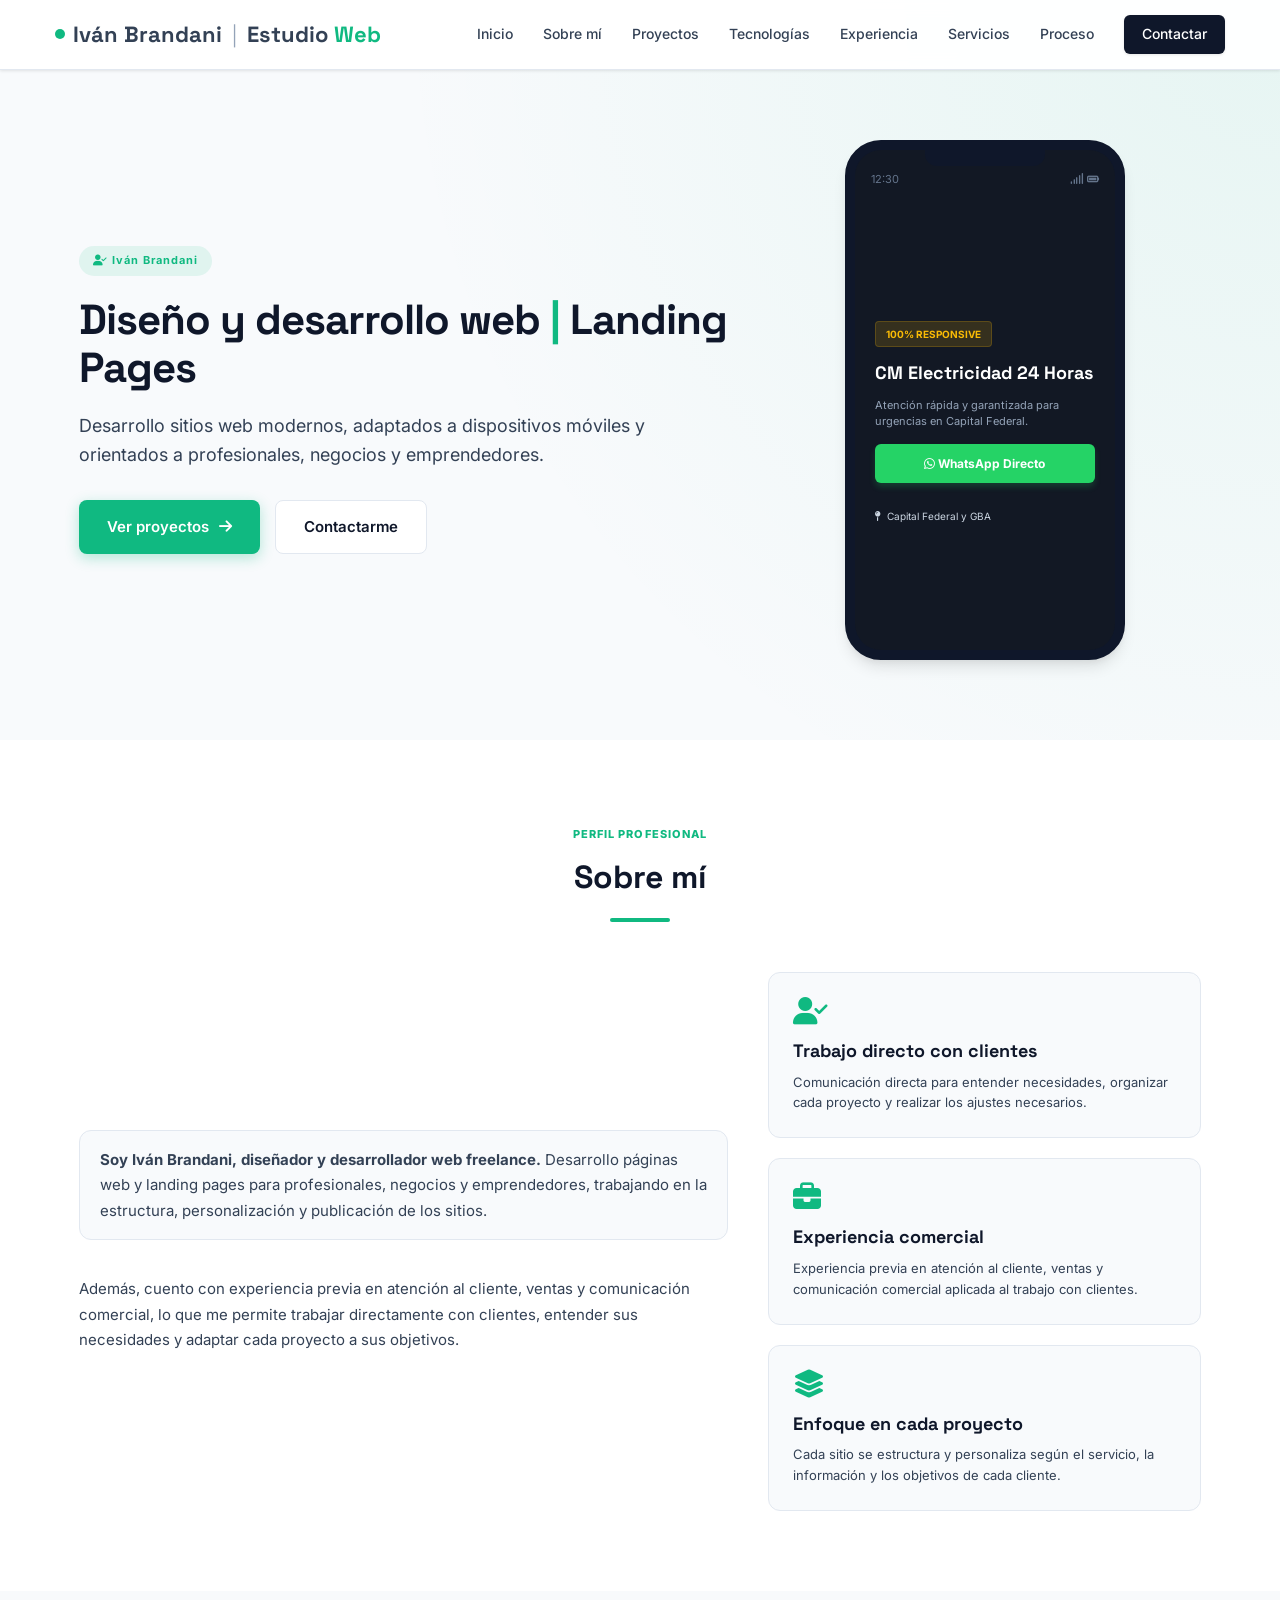
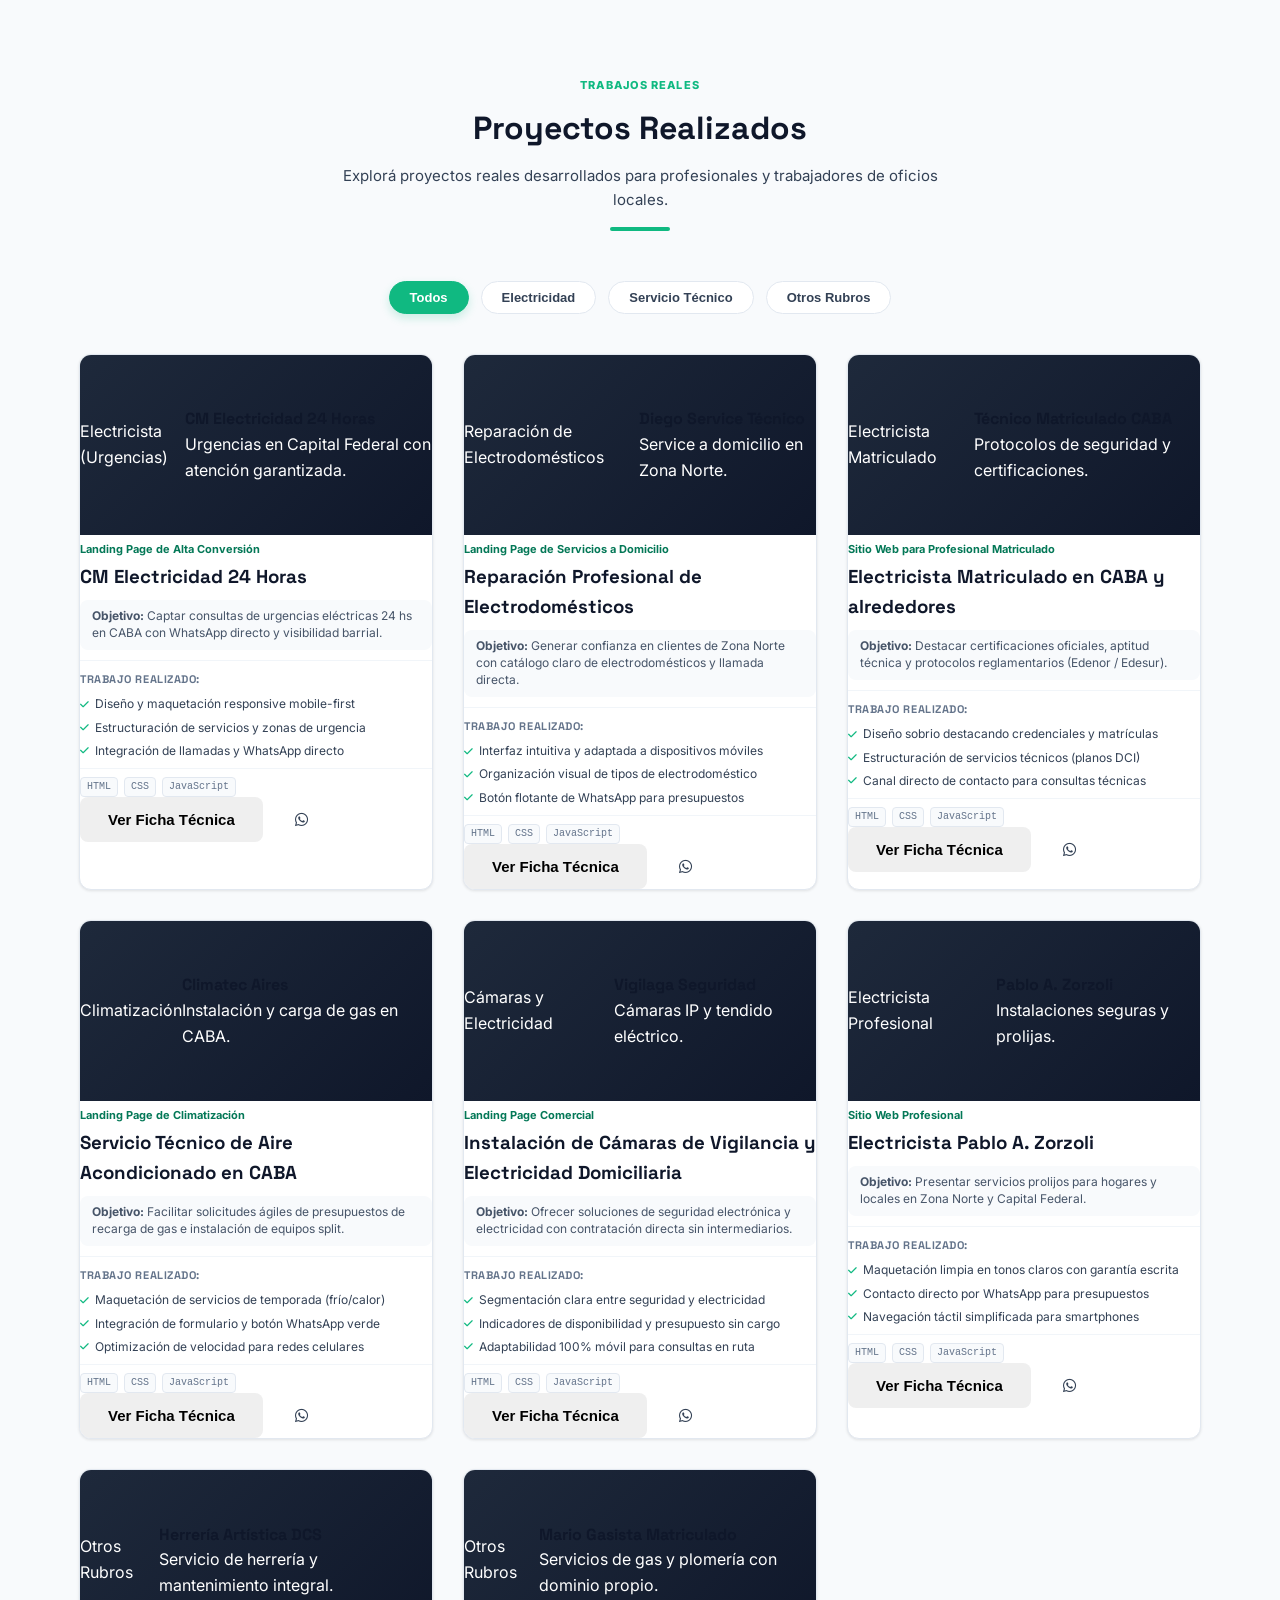
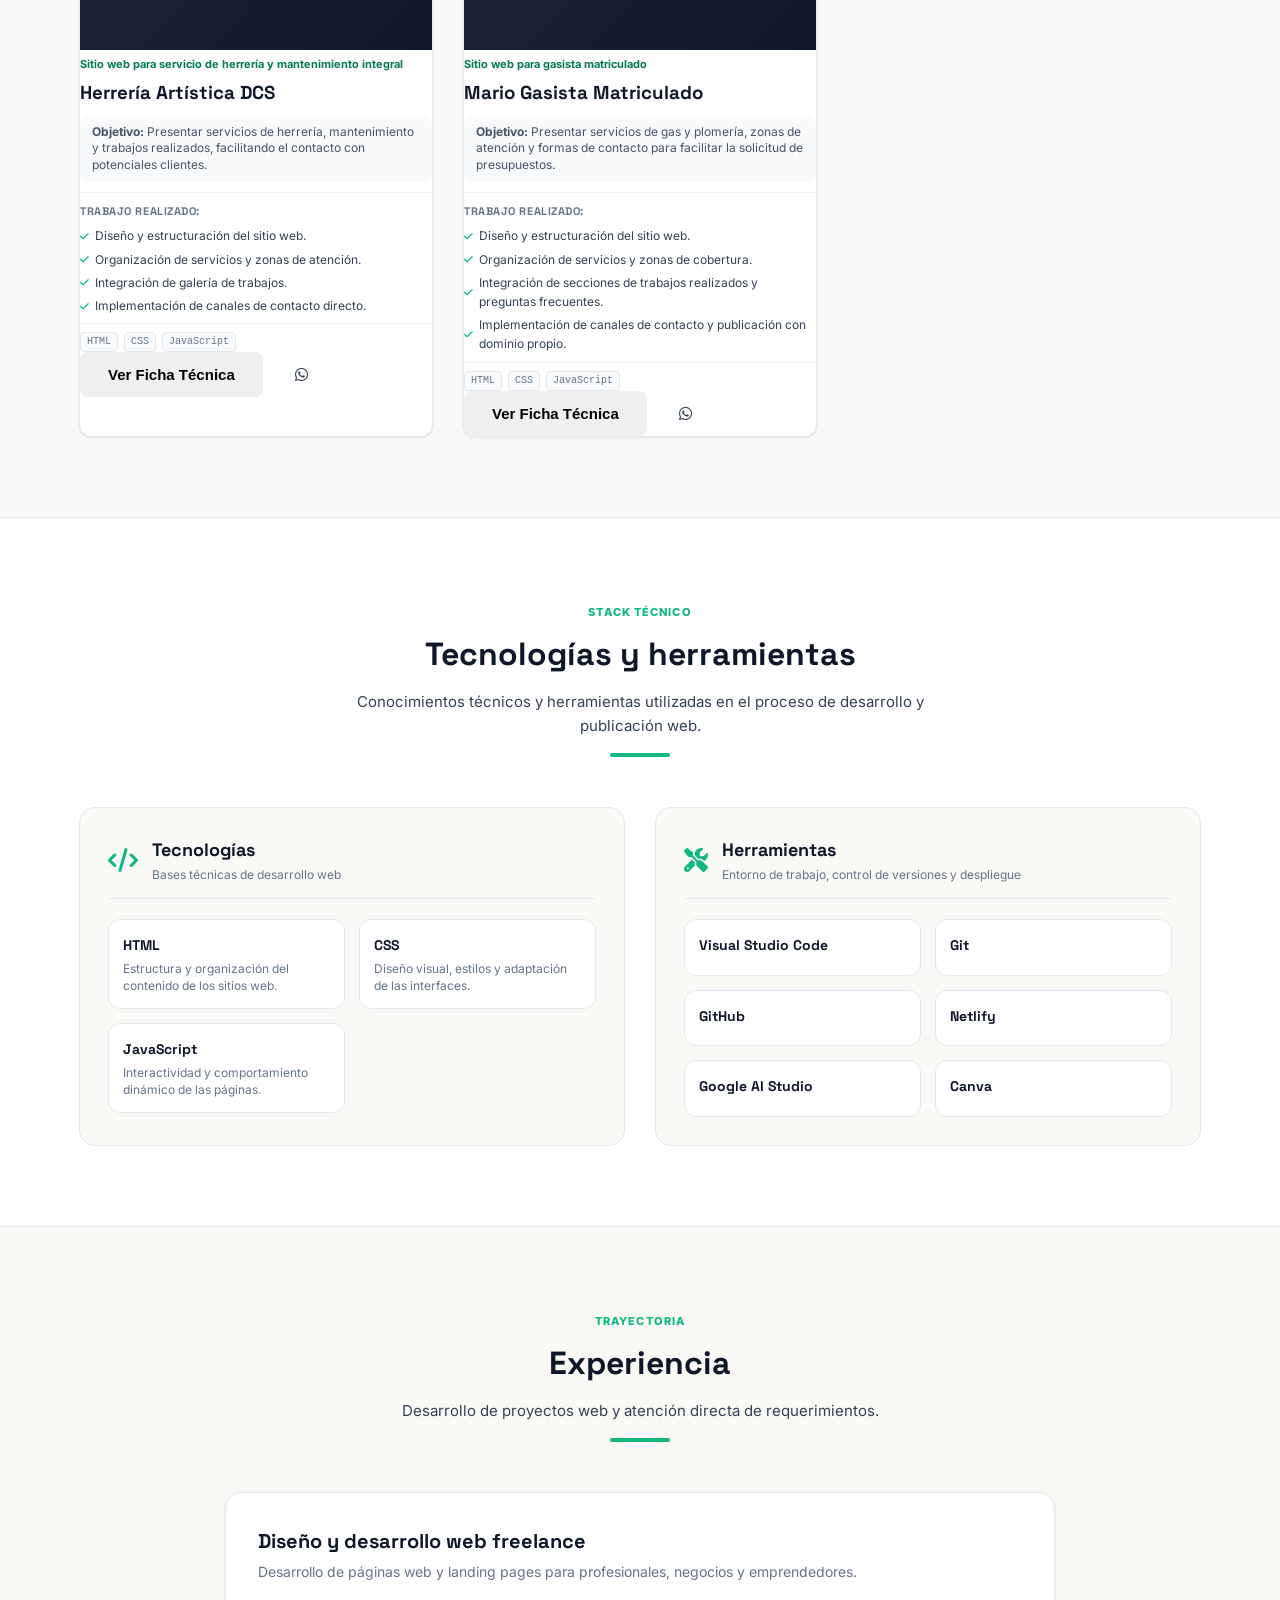
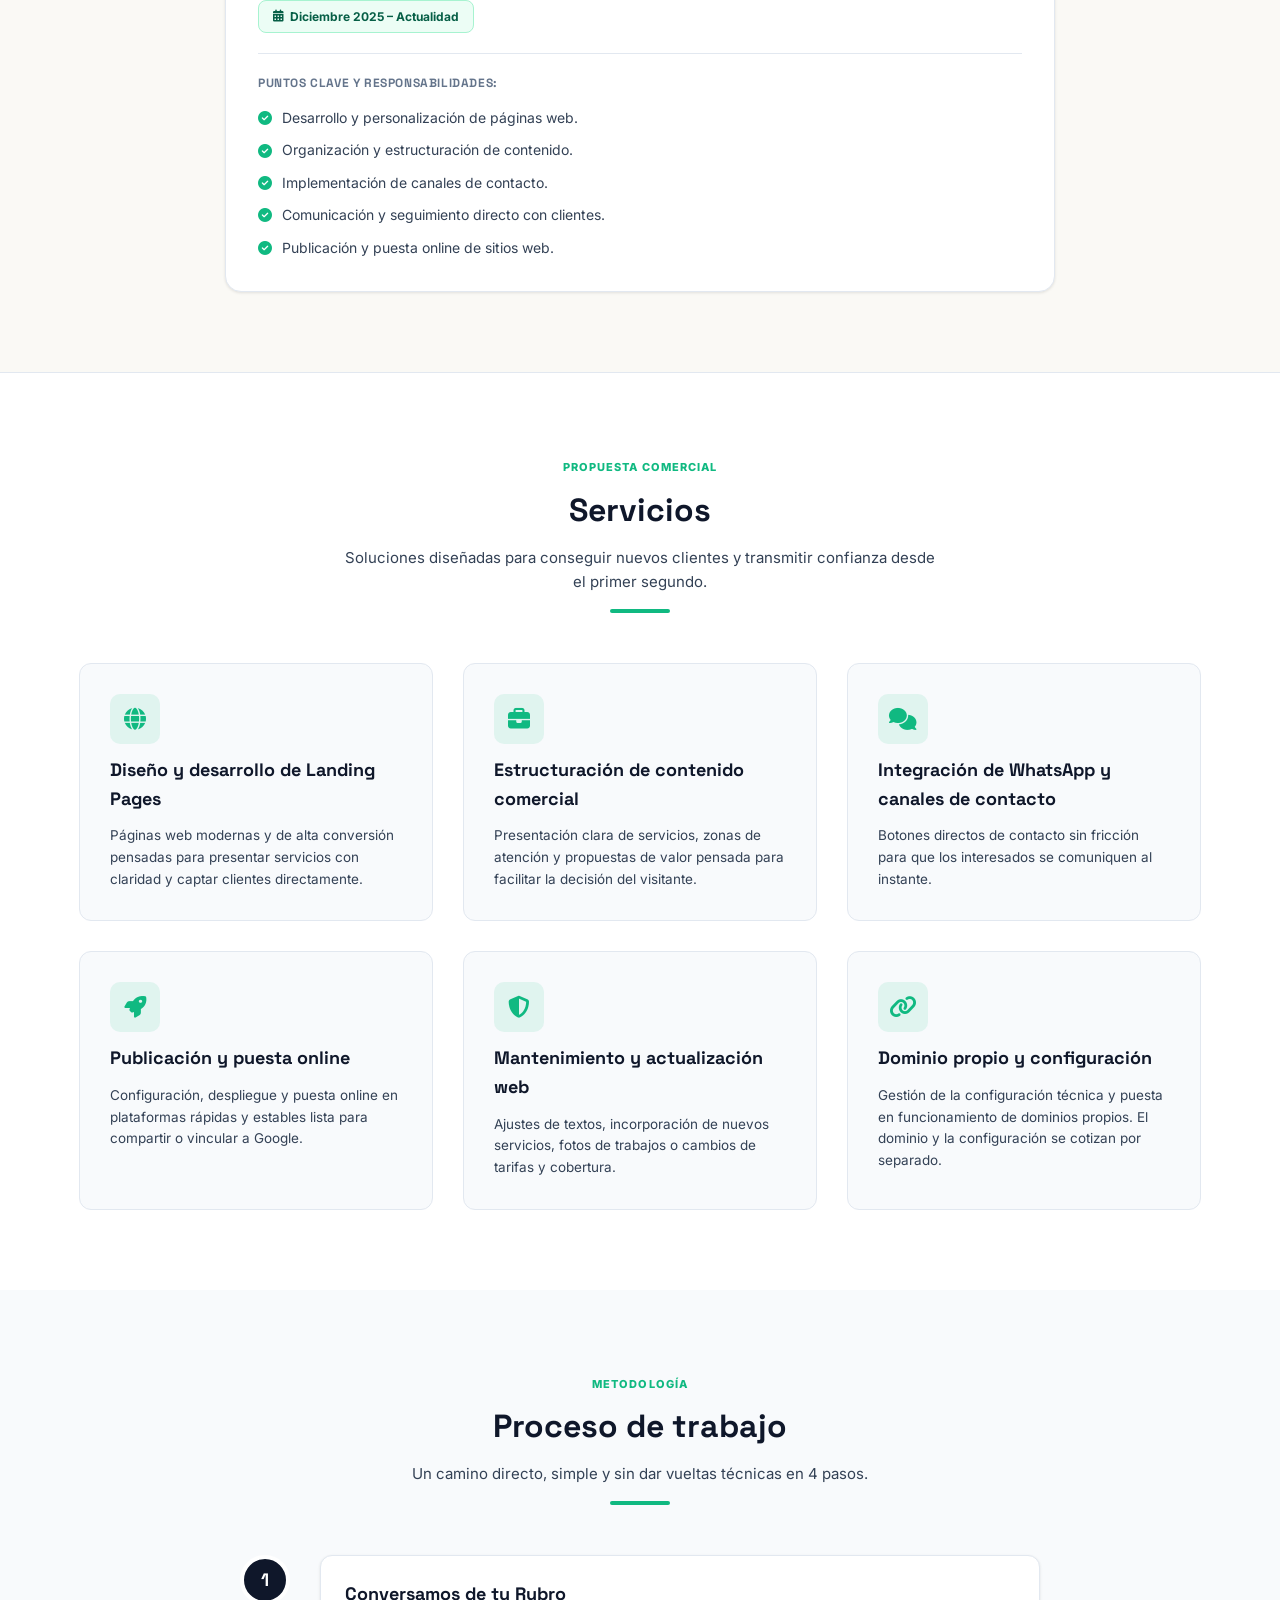
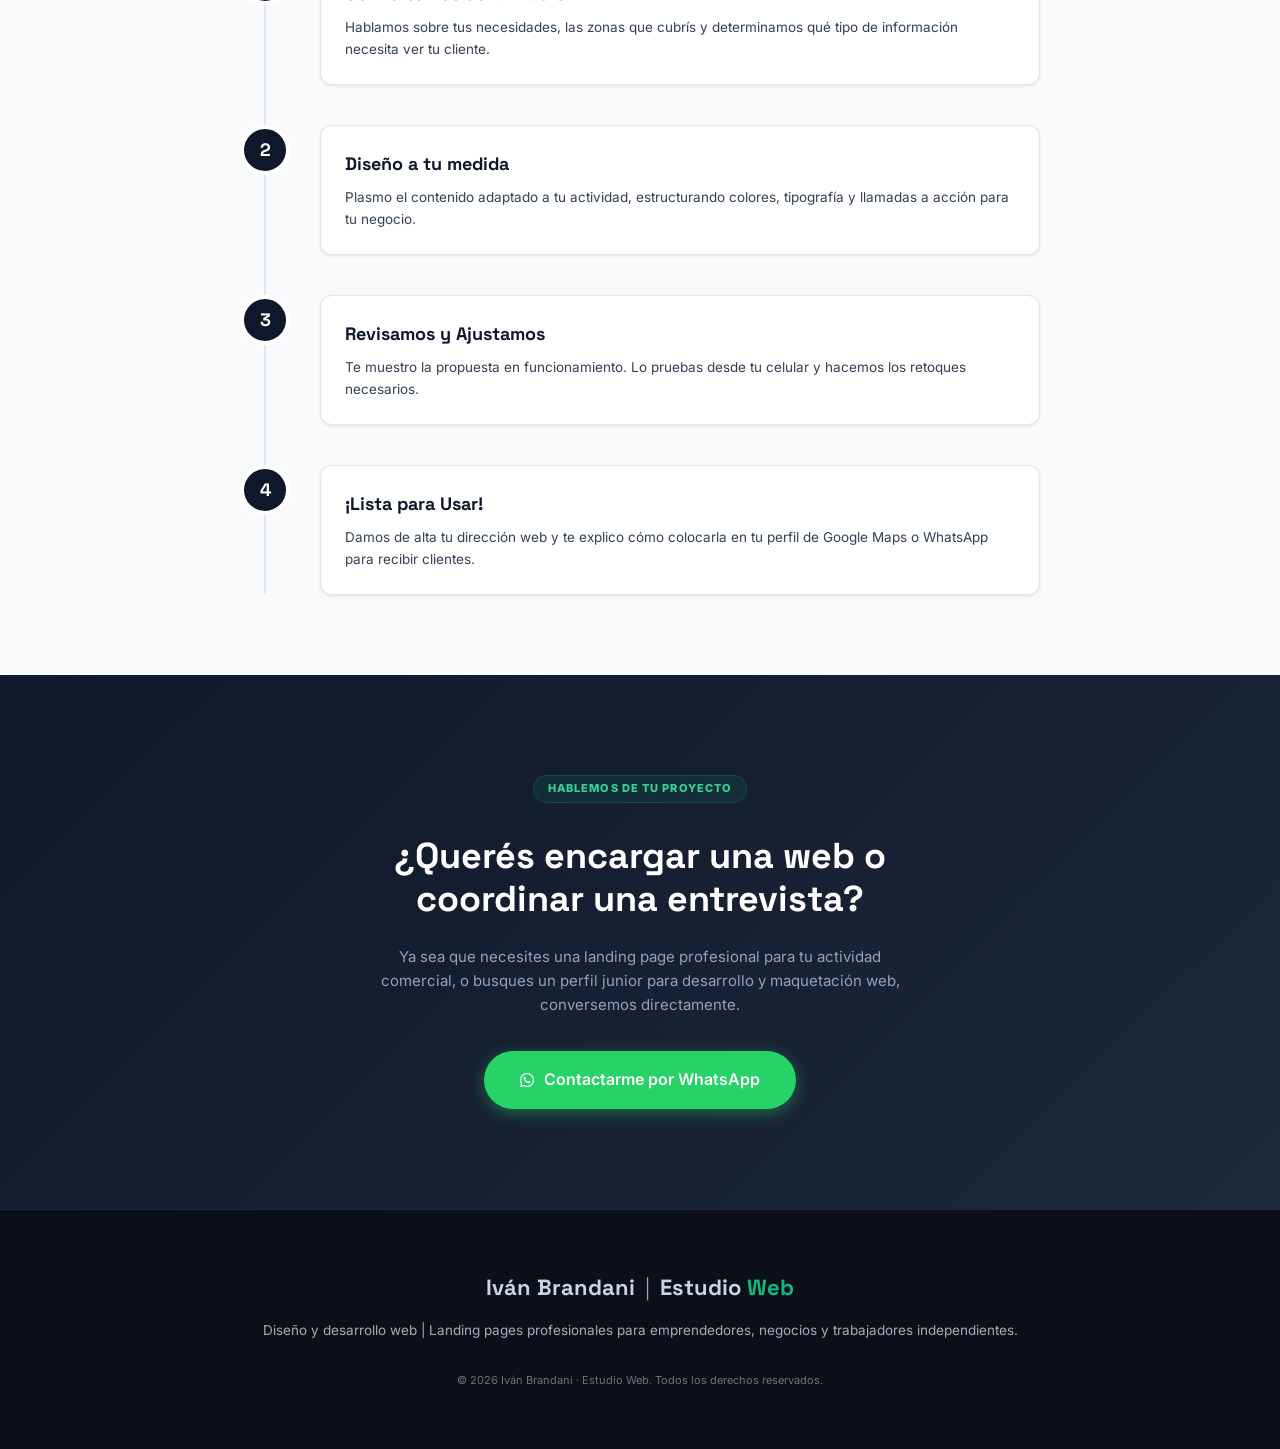
<file: portafolio-estatico/index.html>
<!DOCTYPE html>
<html lang="es">
<head>
    <meta charset="UTF-8">
    <meta name="viewport" content="width=device-width, initial-scale=1.0">
    <title>Iván Brandani | Diseño y desarrollo web | Landing Pages</title>
    <meta name="description" content="Desarrollo sitios web modernos, adaptados a dispositivos móviles y orientados a profesionales, negocios y emprendedores.">
    <!-- Google Fonts -->
    <link rel="preconnect" href="https://fonts.googleapis.com">
    <link rel="preconnect" href="https://fonts.gstatic.com" crossorigin>
    <link href="https://fonts.googleapis.com/css2?family=Inter:wght@300;400;500;600;700;800&family=Space+Grotesk:wght@500;600;700&display=swap" rel="stylesheet">
    <!-- FontAwesome para iconos -->
    <link rel="stylesheet" href="https://cdnjs.cloudflare.com/ajax/libs/font-awesome/6.4.0/css/all.min.css">
    <!-- Archivo CSS Local -->
    <link rel="stylesheet" href="styles.css">
</head>
<body>

    <!-- Header / Navegación -->
    <header class="main-header">
        <div class="container header-container">
            <a href="#hero" class="logo">
                <span class="logo-dot"></span>
                <span>Iván Brandani <span class="logo-divider">|</span> Estudio <strong class="color-highlight">Web</strong></span>
            </a>
            <nav class="nav-menu">
                <a href="#hero">Inicio</a>
                <a href="#sobre-mi">Sobre mí</a>
                <a href="#proyectos">Proyectos</a>
                <a href="#tecnologias">Tecnologías</a>
                <a href="#experiencia">Experiencia</a>
                <a href="#servicios">Servicios</a>
                <a href="#proceso">Proceso</a>
                <a href="#contacto" class="btn-nav">Contactar</a>
            </nav>
            <button class="mobile-toggle" id="mobile-toggle" aria-label="Abrir menú">
                <i class="fa-solid fa-bars"></i>
            </button>
        </div>
    </header>

    <!-- Menú Móvil Desplegable -->
    <div class="mobile-menu" id="mobile-menu">
        <a href="#hero" class="mobile-link">Inicio</a>
        <a href="#sobre-mi" class="mobile-link">Sobre mí</a>
        <a href="#proyectos" class="mobile-link">Proyectos</a>
        <a href="#tecnologias" class="mobile-link">Tecnologías y herramientas</a>
        <a href="#experiencia" class="mobile-link">Experiencia</a>
        <a href="#servicios" class="mobile-link">Servicios</a>
        <a href="#proceso" class="mobile-link">Proceso de trabajo</a>
        <a href="https://wa.me/5491138411385" target="_blank" class="mobile-link btn-mobile">Contactar por WhatsApp</a>
    </div>

    <!-- 1. Sección Principal (Hero) -->
    <section id="hero" class="hero-section">
        <div class="hero-overlay"></div>
        <div class="container hero-container">
            <div class="hero-content">
                <span class="badge"><i class="fa-solid fa-user-check"></i> Iván Brandani</span>
                <h1 class="hero-title">Diseño y desarrollo web <span class="color-highlight">|</span> Landing Pages</h1>
                <p class="hero-subtitle">Desarrollo sitios web modernos, adaptados a dispositivos móviles y orientados a profesionales, negocios y emprendedores.</p>
                <div class="hero-actions">
                    <a href="#proyectos" class="btn btn-primary">Ver proyectos <i class="fa-solid fa-arrow-right"></i></a>
                    <a href="#contacto" class="btn btn-secondary">Contactarme</a>
                </div>
            </div>
            <div class="hero-visual">
                <!-- Teléfono de simulación decorativo -->
                <div class="phone-mockup">
                    <div class="phone-notch"></div>
                    <div class="phone-screen">
                        <div class="phone-header">
                            <span class="phone-time">12:30</span>
                            <div class="phone-icons">
                                <i class="fa-solid fa-signal"></i>
                                <i class="fa-solid fa-battery-full"></i>
                            </div>
                        </div>
                        <div class="phone-body">
                            <span class="demo-badge">100% RESPONSIVE</span>
                            <h3 class="demo-title">CM Electricidad 24 Horas</h3>
                            <p class="demo-desc">Atención rápida y garantizada para urgencias en Capital Federal.</p>
                            <a href="https://wa.me/5491138411385" target="_blank" class="demo-btn"><i class="fa-brands fa-whatsapp"></i> WhatsApp Directo</a>
                            <div class="demo-map">
                                <i class="fa-solid fa-map-pin"></i> Capital Federal y GBA
                            </div>
                        </div>
                    </div>
                </div>
            </div>
        </div>
    </section>

    <!-- 2. Sección Sobre mí -->
    <section id="sobre-mi" class="sobre-mi-section">
        <div class="container">
            <div class="section-header">
                <span class="section-tag">PERFIL PROFESIONAL</span>
                <h2>Sobre mí</h2>
                <div class="line-deco"></div>
            </div>
            <div class="sobre-mi-wrapper">
                <div class="sobre-mi-text">
                    <div class="highlight-box">
                        <p><strong>Soy Iván Brandani, diseñador y desarrollador web freelance.</strong> Desarrollo páginas web y landing pages para profesionales, negocios y emprendedores, trabajando en la estructura, personalización y publicación de los sitios.</p>
                    </div>
                    <p>Además, cuento con experiencia previa en atención al cliente, ventas y comunicación comercial, lo que me permite trabajar directamente con clientes, entender sus necesidades y adaptar cada proyecto a sus objetivos.</p>
                </div>
                <div class="sobre-mi-visual-cards">
                    <div class="mini-card-deco">
                        <i class="fa-solid fa-user-check icon-deco"></i>
                        <h4>Trabajo directo con clientes</h4>
                        <p>Comunicación directa para entender necesidades, organizar cada proyecto y realizar los ajustes necesarios.</p>
                    </div>
                    <div class="mini-card-deco">
                        <i class="fa-solid fa-briefcase icon-deco"></i>
                        <h4>Experiencia comercial</h4>
                        <p>Experiencia previa en atención al cliente, ventas y comunicación comercial aplicada al trabajo con clientes.</p>
                    </div>
                    <div class="mini-card-deco">
                        <i class="fa-solid fa-layer-group icon-deco"></i>
                        <h4>Enfoque en cada proyecto</h4>
                        <p>Cada sitio se estructura y personaliza según el servicio, la información y los objetivos de cada cliente.</p>
                    </div>
                </div>
            </div>
        </div>
    </section>

    <!-- 3. Sección Proyectos realizados -->
    <section id="proyectos" class="proyectos-section">
        <div class="container">
            <div class="section-header">
                <span class="section-tag">TRABAJOS REALES</span>
                <h2>Proyectos Realizados</h2>
                <p class="section-subheader">Explorá proyectos reales desarrollados para profesionales y trabajadores de oficios locales.</p>
                <div class="line-deco"></div>
            </div>

            <!-- Filtros de Proyectos -->
            <div class="projects-filters">
                <button class="filter-btn active" data-filter="all">Todos</button>
                <button class="filter-btn" data-filter="electricista">Electricidad</button>
                <button class="filter-btn" data-filter="reparacion">Servicio Técnico</button>
                <button class="filter-btn" data-filter="otros">Otros Rubros</button>
            </div>

            <!-- Galería de Proyectos -->
            <div class="proyectos-grid" id="proyectos-grid">
                
                <!-- Proyecto 1: CM Electricidad -->
                <div class="proyecto-card" data-category="electricista">
                    <div class="proyecto-img-placeholder dark-bg">
                        <span class="card-badge-rubro">Electricista (Urgencias)</span>
                        <div class="mini-screen-sample">
                            <span class="dot-indicator"></span>
                            <h4>CM Electricidad 24 Horas</h4>
                            <p>Urgencias en Capital Federal con atención garantizada.</p>
                        </div>
                    </div>
                    <div class="proyecto-info">
                        <span class="tipo-tag">Landing Page de Alta Conversión</span>
                        <h3>CM Electricidad 24 Horas</h3>
                        <p class="proyecto-objetivo"><strong>Objetivo:</strong> Captar consultas de urgencias eléctricas 24 hs en CABA con WhatsApp directo y visibilidad barrial.</p>
                        
                        <div class="trabajo-realizado-box">
                            <h5>Trabajo realizado:</h5>
                            <ul>
                                <li><i class="fa-solid fa-check"></i> Diseño y maquetación responsive mobile-first</li>
                                <li><i class="fa-solid fa-check"></i> Estructuración de servicios y zonas de urgencia</li>
                                <li><i class="fa-solid fa-check"></i> Integración de llamadas y WhatsApp directo</li>
                            </ul>
                        </div>

                        <div class="tecnologias-tags">
                            <span>HTML</span>
                            <span>CSS</span>
                            <span>JavaScript</span>
                        </div>

                        <div class="card-footer-actions">
                            <button class="btn btn-sm btn-details" onclick="openDetails('cm-electricidad')">Ver Ficha Técnica</button>
                            <a href="https://wa.me/5491138411385" target="_blank" class="btn btn-sm btn-wa-icon"><i class="fa-brands fa-whatsapp"></i></a>
                        </div>
                    </div>
                </div>

                <!-- Proyecto 2: Diego Service -->
                <div class="proyecto-card" data-category="reparacion">
                    <div class="proyecto-img-placeholder dark-bg">
                        <span class="card-badge-rubro">Reparación de Electrodomésticos</span>
                        <div class="mini-screen-sample">
                            <span class="dot-indicator blue-dot"></span>
                            <h4>Diego Service Técnico</h4>
                            <p>Service a domicilio en Zona Norte.</p>
                        </div>
                    </div>
                    <div class="proyecto-info">
                        <span class="tipo-tag">Landing Page de Servicios a Domicilio</span>
                        <h3>Reparación Profesional de Electrodomésticos</h3>
                        <p class="proyecto-objetivo"><strong>Objetivo:</strong> Generar confianza en clientes de Zona Norte con catálogo claro de electrodomésticos y llamada directa.</p>
                        
                        <div class="trabajo-realizado-box">
                            <h5>Trabajo realizado:</h5>
                            <ul>
                                <li><i class="fa-solid fa-check"></i> Interfaz intuitiva y adaptada a dispositivos móviles</li>
                                <li><i class="fa-solid fa-check"></i> Organización visual de tipos de electrodoméstico</li>
                                <li><i class="fa-solid fa-check"></i> Botón flotante de WhatsApp para presupuestos</li>
                            </ul>
                        </div>

                        <div class="tecnologias-tags">
                            <span>HTML</span>
                            <span>CSS</span>
                            <span>JavaScript</span>
                        </div>

                        <div class="card-footer-actions">
                            <button class="btn btn-sm btn-details" onclick="openDetails('diego-service')">Ver Ficha Técnica</button>
                            <a href="https://wa.me/5491138411385" target="_blank" class="btn btn-sm btn-wa-icon"><i class="fa-brands fa-whatsapp"></i></a>
                        </div>
                    </div>
                </div>

                <!-- Proyecto 3: Duré Electricista -->
                <div class="proyecto-card" data-category="electricista">
                    <div class="proyecto-img-placeholder cosmic-bg">
                        <span class="card-badge-rubro">Electricista Matriculado</span>
                        <div class="mini-screen-sample">
                            <span class="dot-indicator cyan-dot"></span>
                            <h4>Técnico Matriculado CABA</h4>
                            <p>Protocolos de seguridad y certificaciones.</p>
                        </div>
                    </div>
                    <div class="proyecto-info">
                        <span class="tipo-tag">Sitio Web para Profesional Matriculado</span>
                        <h3>Electricista Matriculado en CABA y alrededores</h3>
                        <p class="proyecto-objetivo"><strong>Objetivo:</strong> Destacar certificaciones oficiales, aptitud técnica y protocolos reglamentarios (Edenor / Edesur).</p>
                        
                        <div class="trabajo-realizado-box">
                            <h5>Trabajo realizado:</h5>
                            <ul>
                                <li><i class="fa-solid fa-check"></i> Diseño sobrio destacando credenciales y matrículas</li>
                                <li><i class="fa-solid fa-check"></i> Estructuración de servicios técnicos (planos DCI)</li>
                                <li><i class="fa-solid fa-check"></i> Canal directo de contacto para consultas técnicas</li>
                            </ul>
                        </div>

                        <div class="tecnologias-tags">
                            <span>HTML</span>
                            <span>CSS</span>
                            <span>JavaScript</span>
                        </div>

                        <div class="card-footer-actions">
                            <button class="btn btn-sm btn-details" onclick="openDetails('dure-electricista')">Ver Ficha Técnica</button>
                            <a href="https://wa.me/5491138411385" target="_blank" class="btn btn-sm btn-wa-icon"><i class="fa-brands fa-whatsapp"></i></a>
                        </div>
                    </div>
                </div>

                <!-- Proyecto 4: Climatec Aire Acondicionado -->
                <div class="proyecto-card" data-category="reparacion">
                    <div class="proyecto-img-placeholder green-dark-bg">
                        <span class="card-badge-rubro">Climatización</span>
                        <div class="mini-screen-sample">
                            <span class="dot-indicator green-dot"></span>
                            <h4>Climatec Aires</h4>
                            <p>Instalación y carga de gas en CABA.</p>
                        </div>
                    </div>
                    <div class="proyecto-info">
                        <span class="tipo-tag">Landing Page de Climatización</span>
                        <h3>Servicio Técnico de Aire Acondicionado en CABA</h3>
                        <p class="proyecto-objetivo"><strong>Objetivo:</strong> Facilitar solicitudes ágiles de presupuestos de recarga de gas e instalación de equipos split.</p>
                        
                        <div class="trabajo-realizado-box">
                            <h5>Trabajo realizado:</h5>
                            <ul>
                                <li><i class="fa-solid fa-check"></i> Maquetación de servicios de temporada (frío/calor)</li>
                                <li><i class="fa-solid fa-check"></i> Integración de formulario y botón WhatsApp verde</li>
                                <li><i class="fa-solid fa-check"></i> Optimización de velocidad para redes celulares</li>
                            </ul>
                        </div>

                        <div class="tecnologias-tags">
                            <span>HTML</span>
                            <span>CSS</span>
                            <span>JavaScript</span>
                        </div>

                        <div class="card-footer-actions">
                            <button class="btn btn-sm btn-details" onclick="openDetails('climatec')">Ver Ficha Técnica</button>
                            <a href="https://wa.me/5491138411385" target="_blank" class="btn btn-sm btn-wa-icon"><i class="fa-brands fa-whatsapp"></i></a>
                        </div>
                    </div>
                </div>

                <!-- Proyecto 5: Seguridad Vigilaga -->
                <div class="proyecto-card" data-category="otros">
                    <div class="proyecto-img-placeholder navy-bg">
                        <span class="card-badge-rubro">Cámaras y Electricidad</span>
                        <div class="mini-screen-sample">
                            <span class="dot-indicator blue-dot"></span>
                            <h4>Vigilaga Seguridad</h4>
                            <p>Cámaras IP y tendido eléctrico.</p>
                        </div>
                    </div>
                    <div class="proyecto-info">
                        <span class="tipo-tag">Landing Page Comercial</span>
                        <h3>Instalación de Cámaras de Vigilancia y Electricidad Domiciliaria</h3>
                        <p class="proyecto-objetivo"><strong>Objetivo:</strong> Ofrecer soluciones de seguridad electrónica y electricidad con contratación directa sin intermediarios.</p>
                        
                        <div class="trabajo-realizado-box">
                            <h5>Trabajo realizado:</h5>
                            <ul>
                                <li><i class="fa-solid fa-check"></i> Segmentación clara entre seguridad y electricidad</li>
                                <li><i class="fa-solid fa-check"></i> Indicadores de disponibilidad y presupuesto sin cargo</li>
                                <li><i class="fa-solid fa-check"></i> Adaptabilidad 100% móvil para consultas en ruta</li>
                            </ul>
                        </div>

                        <div class="tecnologias-tags">
                            <span>HTML</span>
                            <span>CSS</span>
                            <span>JavaScript</span>
                        </div>

                        <div class="card-footer-actions">
                            <button class="btn btn-sm btn-details" onclick="openDetails('seguridad-vigilaga')">Ver Ficha Técnica</button>
                            <a href="https://wa.me/5491138411385" target="_blank" class="btn btn-sm btn-wa-icon"><i class="fa-brands fa-whatsapp"></i></a>
                        </div>
                    </div>
                </div>

                <!-- Proyecto 6: Pablo Zorzoli -->
                <div class="proyecto-card" data-category="electricista">
                    <div class="proyecto-img-placeholder light-bg-card">
                        <span class="card-badge-rubro">Electricista Profesional</span>
                        <div class="mini-screen-sample light-sample">
                            <span class="dot-indicator navy-dot"></span>
                            <h4>Pablo A. Zorzoli</h4>
                            <p>Instalaciones seguras y prolijas.</p>
                        </div>
                    </div>
                    <div class="proyecto-info">
                        <span class="tipo-tag">Sitio Web Profesional</span>
                        <h3>Electricista Pablo A. Zorzoli</h3>
                        <p class="proyecto-objetivo"><strong>Objetivo:</strong> Presentar servicios prolijos para hogares y locales en Zona Norte y Capital Federal.</p>
                        
                        <div class="trabajo-realizado-box">
                            <h5>Trabajo realizado:</h5>
                            <ul>
                                <li><i class="fa-solid fa-check"></i> Maquetación limpia en tonos claros con garantía escrita</li>
                                <li><i class="fa-solid fa-check"></i> Contacto directo por WhatsApp para presupuestos</li>
                                <li><i class="fa-solid fa-check"></i> Navegación táctil simplificada para smartphones</li>
                            </ul>
                        </div>

                        <div class="tecnologias-tags">
                            <span>HTML</span>
                            <span>CSS</span>
                            <span>JavaScript</span>
                        </div>

                        <div class="card-footer-actions">
                            <button class="btn btn-sm btn-details" onclick="openDetails('pablo-sorsoli')">Ver Ficha Técnica</button>
                            <a href="https://wa.me/5491138411385" target="_blank" class="btn btn-sm btn-wa-icon"><i class="fa-brands fa-whatsapp"></i></a>
                        </div>
                    </div>
                </div>

                <!-- Proyecto 7: Herrería Artística DCS -->
                <div class="proyecto-card" data-category="otros">
                    <div class="proyecto-img-placeholder dark-bg">
                        <span class="card-badge-rubro">Otros Rubros</span>
                        <div class="mini-screen-sample">
                            <span class="dot-indicator" style="background-color: #f59e0b;"></span>
                            <h4>Herrería Artística DCS</h4>
                            <p>Servicio de herrería y mantenimiento integral.</p>
                        </div>
                    </div>
                    <div class="proyecto-info">
                        <span class="tipo-tag">Sitio web para servicio de herrería y mantenimiento integral</span>
                        <h3>Herrería Artística DCS</h3>
                        <p class="proyecto-objetivo"><strong>Objetivo:</strong> Presentar servicios de herrería, mantenimiento y trabajos realizados, facilitando el contacto con potenciales clientes.</p>
                        
                        <div class="trabajo-realizado-box">
                            <h5>Trabajo realizado:</h5>
                            <ul>
                                <li><i class="fa-solid fa-check"></i> Diseño y estructuración del sitio web.</li>
                                <li><i class="fa-solid fa-check"></i> Organización de servicios y zonas de atención.</li>
                                <li><i class="fa-solid fa-check"></i> Integración de galería de trabajos.</li>
                                <li><i class="fa-solid fa-check"></i> Implementación de canales de contacto directo.</li>
                            </ul>
                        </div>

                        <div class="tecnologias-tags">
                            <span>HTML</span>
                            <span>CSS</span>
                            <span>JavaScript</span>
                        </div>

                        <div class="card-footer-actions">
                            <button class="btn btn-sm btn-details" onclick="openDetails('herreria-dcs')">Ver Ficha Técnica</button>
                            <a href="https://wa.me/5491138411385" target="_blank" class="btn btn-sm btn-wa-icon"><i class="fa-brands fa-whatsapp"></i></a>
                        </div>
                    </div>
                </div>

                <!-- Proyecto 8: Mario Gasista Matriculado -->
                <div class="proyecto-card" data-category="otros">
                    <div class="proyecto-img-placeholder navy-bg">
                        <span class="card-badge-rubro">Otros Rubros</span>
                        <div class="mini-screen-sample">
                            <span class="dot-indicator" style="background-color: #3b82f6;"></span>
                            <h4>Mario Gasista Matriculado</h4>
                            <p>Servicios de gas y plomería con dominio propio.</p>
                        </div>
                    </div>
                    <div class="proyecto-info">
                        <span class="tipo-tag">Sitio web para gasista matriculado</span>
                        <h3>Mario Gasista Matriculado</h3>
                        <p class="proyecto-objetivo"><strong>Objetivo:</strong> Presentar servicios de gas y plomería, zonas de atención y formas de contacto para facilitar la solicitud de presupuestos.</p>
                        
                        <div class="trabajo-realizado-box">
                            <h5>Trabajo realizado:</h5>
                            <ul>
                                <li><i class="fa-solid fa-check"></i> Diseño y estructuración del sitio web.</li>
                                <li><i class="fa-solid fa-check"></i> Organización de servicios y zonas de cobertura.</li>
                                <li><i class="fa-solid fa-check"></i> Integración de secciones de trabajos realizados y preguntas frecuentes.</li>
                                <li><i class="fa-solid fa-check"></i> Implementación de canales de contacto y publicación con dominio propio.</li>
                            </ul>
                        </div>

                        <div class="tecnologias-tags">
                            <span>HTML</span>
                            <span>CSS</span>
                            <span>JavaScript</span>
                        </div>

                        <div class="card-footer-actions">
                            <button class="btn btn-sm btn-details" onclick="openDetails('mario-gasista')">Ver Ficha Técnica</button>
                            <a href="https://wa.me/5491138411385" target="_blank" class="btn btn-sm btn-wa-icon"><i class="fa-brands fa-whatsapp"></i></a>
                        </div>
                    </div>
                </div>

            </div>
        </div>
    </section>

    <!-- 4. Sección Tecnologías y Herramientas -->
    <section id="tecnologias" class="tecnologias-section">
        <div class="container">
            <div class="section-header">
                <span class="section-tag">STACK TÉCNICO</span>
                <h2>Tecnologías y herramientas</h2>
                <p class="section-subheader">Conocimientos técnicos y herramientas utilizadas en el proceso de desarrollo y publicación web.</p>
                <div class="line-deco"></div>
            </div>

            <div class="tech-tools-grid">
                <!-- Bloque 1: Tecnologías -->
                <div class="tech-block">
                    <div class="tech-block-header">
                        <i class="fa-solid fa-code"></i>
                        <div>
                            <h3>Tecnologías</h3>
                            <p>Bases técnicas de desarrollo web</p>
                        </div>
                    </div>
                    <div class="tech-items-grid">
                        <div class="tech-item-card">
                            <h4>HTML</h4>
                            <p>Estructura y organización del contenido de los sitios web.</p>
                        </div>
                        <div class="tech-item-card">
                            <h4>CSS</h4>
                            <p>Diseño visual, estilos y adaptación de las interfaces.</p>
                        </div>
                        <div class="tech-item-card">
                            <h4>JavaScript</h4>
                            <p>Interactividad y comportamiento dinámico de las páginas.</p>
                        </div>
                    </div>
                </div>

                <!-- Bloque 2: Herramientas -->
                <div class="tech-block">
                    <div class="tech-block-header">
                        <i class="fa-solid fa-screwdriver-wrench"></i>
                        <div>
                            <h3>Herramientas</h3>
                            <p>Entorno de trabajo, control de versiones y despliegue</p>
                        </div>
                    </div>
                    <div class="tech-items-grid">
                        <div class="tech-item-card">
                            <h4>Visual Studio Code</h4>
                        </div>
                        <div class="tech-item-card">
                            <h4>Git</h4>
                        </div>
                        <div class="tech-item-card">
                            <h4>GitHub</h4>
                        </div>
                        <div class="tech-item-card">
                            <h4>Netlify</h4>
                        </div>
                        <div class="tech-item-card">
                            <h4>Google AI Studio</h4>
                        </div>
                        <div class="tech-item-card">
                            <h4>Canva</h4>
                        </div>
                    </div>
                </div>
            </div>
        </div>
    </section>

    <!-- 5. Sección Experiencia -->
    <section id="experiencia" class="experiencia-section">
        <div class="container max-w-narrow">
            <div class="section-header">
                <span class="section-tag">TRAYECTORIA</span>
                <h2>Experiencia</h2>
                <p class="section-subheader">Desarrollo de proyectos web y atención directa de requerimientos.</p>
                <div class="line-deco"></div>
            </div>

            <div class="experiencia-card">
                <div class="experiencia-header">
                    <div>
                        <h3>Diseño y desarrollo web freelance</h3>
                        <p class="experiencia-desc">Desarrollo de páginas web y landing pages para profesionales, negocios y emprendedores.</p>
                    </div>
                    <span class="periodo-badge"><i class="fa-solid fa-calendar-days"></i> Diciembre 2025 – Actualidad</span>
                </div>
                <div class="experiencia-body">
                    <h4>Puntos clave y responsabilidades:</h4>
                    <ul class="experiencia-lista">
                        <li><i class="fa-solid fa-circle-check"></i> Desarrollo y personalización de páginas web.</li>
                        <li><i class="fa-solid fa-circle-check"></i> Organización y estructuración de contenido.</li>
                        <li><i class="fa-solid fa-circle-check"></i> Implementación de canales de contacto.</li>
                        <li><i class="fa-solid fa-circle-check"></i> Comunicación y seguimiento directo con clientes.</li>
                        <li><i class="fa-solid fa-circle-check"></i> Publicación y puesta online de sitios web.</li>
                    </ul>
                </div>
            </div>
        </div>
    </section>

    <!-- 6. Sección Servicios -->
    <section id="servicios" class="servicios-section">
        <div class="container">
            <div class="section-header">
                <span class="section-tag">PROPUESTA COMERCIAL</span>
                <h2>Servicios</h2>
                <p class="section-subheader">Soluciones diseñadas para conseguir nuevos clientes y transmitir confianza desde el primer segundo.</p>
                <div class="line-deco"></div>
            </div>

            <div class="beneficios-grid">
                <div class="beneficio-card">
                    <div class="beneficio-icon"><i class="fa-solid fa-globe"></i></div>
                    <h3>Diseño y desarrollo de Landing Pages</h3>
                    <p>Páginas web modernas y de alta conversión pensadas para presentar servicios con claridad y captar clientes directamente.</p>
                </div>

                <div class="beneficio-card">
                    <div class="beneficio-icon"><i class="fa-solid fa-briefcase"></i></div>
                    <h3>Estructuración de contenido comercial</h3>
                    <p>Presentación clara de servicios, zonas de atención y propuestas de valor pensada para facilitar la decisión del visitante.</p>
                </div>

                <div class="beneficio-card">
                    <div class="beneficio-icon"><i class="fa-solid fa-comments"></i></div>
                    <h3>Integración de WhatsApp y canales de contacto</h3>
                    <p>Botones directos de contacto sin fricción para que los interesados se comuniquen al instante.</p>
                </div>

                <div class="beneficio-card">
                    <div class="beneficio-icon"><i class="fa-solid fa-rocket"></i></div>
                    <h3>Publicación y puesta online</h3>
                    <p>Configuración, despliegue y puesta online en plataformas rápidas y estables lista para compartir o vincular a Google.</p>
                </div>

                <div class="beneficio-card">
                    <div class="beneficio-icon"><i class="fa-solid fa-shield-halved"></i></div>
                    <h3>Mantenimiento y actualización web</h3>
                    <p>Ajustes de textos, incorporación de nuevos servicios, fotos de trabajos o cambios de tarifas y cobertura.</p>
                </div>

                <div class="beneficio-card">
                    <div class="beneficio-icon"><i class="fa-solid fa-link"></i></div>
                    <h3>Dominio propio y configuración</h3>
                    <p>Gestión de la configuración técnica y puesta en funcionamiento de dominios propios. El dominio y la configuración se cotizan por separado.</p>
                </div>
            </div>
        </div>
    </section>

    <!-- 7. Sección Proceso de trabajo -->
    <section id="proceso" class="proceso-section">
        <div class="container">
            <div class="section-header">
                <span class="section-tag">METODOLOGÍA</span>
                <h2>Proceso de trabajo</h2>
                <p class="section-subheader">Un camino directo, simple y sin dar vueltas técnicas en 4 pasos.</p>
                <div class="line-deco"></div>
            </div>
            <div class="proceso-steps">
                
                <div class="proceso-step">
                    <div class="step-num">1</div>
                    <div class="step-content">
                        <h3>Conversamos de tu Rubro</h3>
                        <p>Hablamos sobre tus necesidades, las zonas que cubrís y determinamos qué tipo de información necesita ver tu cliente.</p>
                    </div>
                </div>

                <div class="proceso-step">
                    <div class="step-num">2</div>
                    <div class="step-content">
                        <h3>Diseño a tu medida</h3>
                        <p>Plasmo el contenido adaptado a tu actividad, estructurando colores, tipografía y llamadas a acción para tu negocio.</p>
                    </div>
                </div>

                <div class="proceso-step">
                    <div class="step-num">3</div>
                    <div class="step-content">
                        <h3>Revisamos y Ajustamos</h3>
                        <p>Te muestro la propuesta en funcionamiento. Lo pruebas desde tu celular y hacemos los retoques necesarios.</p>
                    </div>
                </div>

                <div class="proceso-step">
                    <div class="step-num">4</div>
                    <div class="step-content">
                        <h3>¡Lista para Usar!</h3>
                        <p>Damos de alta tu dirección web y te explico cómo colocarla en tu perfil de Google Maps o WhatsApp para recibir clientes.</p>
                    </div>
                </div>

            </div>
        </div>
    </section>

    <!-- 8. Sección de Llamada a la Acción (Contacto) -->
    <section id="contacto" class="cta-section">
        <div class="container cta-container">
            <span class="section-tag section-tag-light">HABLEMOS DE TU PROYECTO</span>
            <h2>¿Querés encargar una web o coordinar una entrevista?</h2>
            <p>Ya sea que necesites una landing page profesional para tu actividad comercial, o busques un perfil junior para desarrollo y maquetación web, conversemos directamente.</p>
            <div class="cta-buttons-wrapper">
                <a href="https://wa.me/5491138411385" target="_blank" class="btn btn-whatsapp">
                    <i class="fa-brands fa-whatsapp"></i> Contactarme por WhatsApp
                </a>
            </div>
        </div>
    </section>

    <!-- Footer -->
    <footer class="main-footer">
        <div class="container">
            <p class="footer-logo">Iván Brandani <span class="logo-divider">|</span> Estudio <strong class="color-highlight">Web</strong></p>
            <p class="footer-slogan">Diseño y desarrollo web | Landing pages profesionales para emprendedores, negocios y trabajadores independientes.</p>
            <p class="footer-copyright">&copy; 2026 Iván Brandani · Estudio Web. Todos los derechos reservados.</p>
        </div>
    </footer>

    <!-- Modal Detallado de Ficha Técnica (JavaScript interactivo) -->
    <div class="modal" id="details-modal">
        <div class="modal-content">
            <button class="modal-close" onclick="closeDetails()">&times;</button>
            <span class="modal-badge" id="modal-rubro">Electricista</span>
            <h3 id="modal-title">CM Electricidad 24 Horas</h3>
            <div class="modal-body">
                <h4>Tipo y Objetivo:</h4>
                <p id="modal-desc">Detalles del proyecto.</p>
                <h4>Trabajo realizado:</h4>
                <ul id="modal-features-list">
                    <!-- Dinámico -->
                </ul>
            </div>
            <div class="modal-footer">
                <button class="btn btn-primary" id="modal-wa-btn" onclick="requestQuote()">Consultar por WhatsApp</button>
            </div>
        </div>
    </div>

    <!-- Archivo JS Local -->
    <script src="script.js"></script>
</body>
</html>
</file>
<file: portafolio-estatico/styles.css>
/* ==========================================
   ESTILOS GENERALES Y DISEÑO MINIMALISTA
   ========================================== */

:root {
    --primary-color: #10b981; /* Verde esmeralda profesional */
    --primary-hover: #059669;
    --dark-slate: #0f172a;    /* Color carbón oscuro */
    --light-slate: #f8fafc;   /* Blanco azulado muy claro */
    --text-main: #334155;     /* Slate grisáceo principal */
    --text-title: #0f172a;    /* Negro antracita */
    --border-color: #e2e8f0;
    --whatsapp-color: #25d366;
    --shadow-sm: 0 1px 3px rgba(0,0,0,0.1);
    --shadow-md: 0 4px 6px -1px rgba(0,0,0,0.1), 0 2px 4px -1px rgba(0,0,0,0.06);
    --shadow-lg: 0 10px 15px -3px rgba(0, 0, 0, 0.1), 0 4px 6px -2px rgba(0, 0, 0, 0.05);
    --font-primary: 'Inter', system-ui, -apple-system, sans-serif;
    --font-heading: 'Space Grotesk', 'Inter', sans-serif;
    --transition-smooth: all 0.3s cubic-bezier(0.4, 0, 0.2, 1);
}

/* Reset Técnico */
* {
    margin: 0;
    padding: 0;
    box-sizing: border-box;
    scroll-behavior: smooth;
}

body {
    font-family: var(--font-primary);
    background-color: #ffffff;
    color: var(--text-main);
    line-height: 1.6;
    overflow-x: hidden;
}

h1, h2, h3, h4, h5, h6 {
    font-family: var(--font-heading);
    color: var(--text-title);
    font-weight: 700;
}

a {
    text-decoration: none;
    color: inherit;
    transition: var(--transition-smooth);
}

ul {
    list-style: none;
}

.container {
    width: 90%;
    max-width: 1200px;
    margin: 0 auto;
    padding: 0 15px;
}

.color-highlight {
    color: var(--primary-color) !important;
}

img {
    max-width: 100%;
    height: auto;
    display: block;
}

/* ==========================================
   HEADER / NAVEGACIÓN
   ========================================== */

.main-header {
    position: fixed;
    top: 0;
    left: 0;
    right: 0;
    background-color: rgba(255, 255, 255, 0.95);
    backdrop-filter: blur(10px);
    border-bottom: 1px solid var(--border-color);
    box-shadow: var(--shadow-sm);
    z-index: 1000;
    height: 70px;
    display: flex;
    align-items: center;
}

.header-container {
    display: flex;
    justify-content: space-between;
    align-items: center;
    width: 100%;
}

.logo {
    display: flex;
    align-items: center;
    gap: 8px;
    font-size: 22px;
    font-weight: 700;
    font-family: var(--font-heading);
}

.logo-dot {
    width: 10px;
    height: 10px;
    background-color: var(--primary-color);
    border-radius: 50%;
}

.nav-menu {
    display: flex;
    gap: 30px;
    align-items: center;
}

.nav-menu a {
    font-size: 14px;
    font-weight: 500;
    position: relative;
    padding: 5px 0;
}

.nav-menu a:hover {
    color: var(--primary-color);
}

.nav-menu a::after {
    content: '';
    position: absolute;
    bottom: 0;
    left: 0;
    width: 0;
    height: 2px;
    background-color: var(--primary-color);
    transition: var(--transition-smooth);
}

.nav-menu a:hover::after {
    width: 100%;
}

.btn-nav {
    background-color: var(--dark-slate);
    color: white !important;
    padding: 8px 18px !important;
    border-radius: 6px;
    box-shadow: var(--shadow-sm);
}

.btn-nav::after {
    display: none !important;
}

.btn-nav:hover {
    background-color: var(--primary-color);
    color: white !important;
}

.mobile-toggle {
    display: none;
    background: none;
    border: none;
    font-size: 22px;
    cursor: pointer;
    color: var(--text-title);
}

/* Menú Móvil Desplegable */
.mobile-menu {
    display: none;
    position: fixed;
    top: 70px;
    left: 0;
    right: 0;
    background-color: white;
    border-bottom: 2px solid var(--border-color);
    flex-direction: column;
    padding: 20px;
    gap: 15px;
    z-index: 999;
    box-shadow: var(--shadow-lg);
}

.mobile-menu.active {
    display: flex;
}

.mobile-link {
    font-size: 16px;
    font-weight: 500;
    border-bottom: 1px solid #f1f5f9;
    padding-bottom: 8px;
}

.btn-mobile {
    background-color: var(--whatsapp-color);
    color: white !important;
    text-align: center;
    padding: 10px;
    border-radius: 8px;
    font-weight: 600;
}

/* ==========================================
   SECCIÓN HERO / PRINCIPAL
   ========================================== */

.hero-section {
    padding-top: 140px;
    padding-bottom: 80px;
    background-color: var(--light-slate);
    position: relative;
    overflow: hidden;
}

.hero-overlay {
    position: absolute;
    inset: 0;
    background: radial-gradient(circle at 100% 0%, rgba(16, 185, 129, 0.08) 0%, transparent 60%);
    pointer-events: none;
}

.hero-container {
    display: grid;
    grid-template-columns: 1.2fr 0.8fr;
    gap: 40px;
    align-items: center;
    position: relative;
    z-index: 2;
}

.hero-content {
    display: flex;
    flex-direction: column;
    gap: 20px;
}

.badge {
    align-self: flex-start;
    background-color: rgba(16, 185, 129, 0.1);
    color: var(--primary-color);
    padding: 6px 14px;
    border-radius: 50px;
    font-size: 11px;
    font-weight: 700;
    letter-spacing: 1px;
}

.hero-title {
    font-size: 42px;
    line-height: 1.15;
    letter-spacing: -1px;
}

.hero-subtitle {
    font-size: 18px;
    color: var(--text-main);
    font-weight: 400;
    max-width: 600px;
}

.hero-actions {
    display: flex;
    gap: 15px;
    margin-top: 10px;
}

.btn {
    display: inline-flex;
    align-items: center;
    justify-content: center;
    gap: 10px;
    padding: 14px 28px;
    border-radius: 8px;
    font-size: 15px;
    font-weight: 600;
    cursor: pointer;
    border: none;
    transition: var(--transition-smooth);
}

.btn-primary {
    background-color: var(--primary-color);
    color: white;
    box-shadow: 0 4px 14px rgba(16, 185, 129, 0.3);
}

.btn-primary:hover {
    background-color: var(--primary-hover);
    transform: translateY(-2px);
}

.btn-secondary {
    background-color: white;
    color: var(--text-title);
    border: 1px solid var(--border-color);
}

.btn-secondary:hover {
    background-color: #f1f5f9;
    transform: translateY(-2px);
}

/* Teléfono Demo Visual */
.phone-mockup {
    width: 280px;
    height: 520px;
    border: 10px solid var(--dark-slate);
    border-radius: 36px;
    background-color: var(--dark-slate);
    box-shadow: var(--shadow-lg);
    margin: 0 auto;
    position: relative;
    overflow: hidden;
}

.phone-notch {
    width: 120px;
    height: 16px;
    background-color: var(--dark-slate);
    border-bottom-left-radius: 12px;
    border-bottom-right-radius: 12px;
    position: absolute;
    top: 0;
    left: 50%;
    transform: translateX(-50%);
    z-index: 10;
}

.phone-screen {
    width: 100%;
    height: 100%;
    background-color: #121824; /* Color de fondo simu-oscuro */
    display: flex;
    flex-direction: column;
    padding-top: 15px;
}

.phone-header {
    height: 30px;
    display: flex;
    justify-content: space-between;
    align-items: center;
    padding: 0 16px;
    color: #64748b;
    font-size: 11px;
}

.phone-body {
    flex: 1;
    display: flex;
    flex-direction: column;
    padding: 20px;
    justify-content: center;
    gap: 15px;
    text-align: left;
}

.demo-badge {
    background-color: rgba(250, 187, 5, 0.15);
    color: #fabb05;
    padding: 4px 10px;
    border-radius: 4px;
    font-size: 10px;
    font-weight: 700;
    width: -webkit-fit-content;
    width: -moz-fit-content;
    width: fit-content;
    border: 1px solid rgba(250, 187, 5, 0.2);
}

.demo-title {
    color: #ffffff;
    font-size: 18px;
    font-weight: 800;
    line-height: 1.2;
}

.demo-desc {
    font-size: 11px;
    color: #94a3b8;
    line-height: 1.4;
}

.demo-btn {
    background-color: var(--whatsapp-color);
    color: white;
    font-size: 12px;
    font-weight: 700;
    text-align: center;
    padding: 10px;
    border-radius: 6px;
    box-shadow: 0 4px 6px rgba(37, 211, 102, 0.2);
}

.demo-map {
    margin-top: 10px;
    font-size: 10px;
    color: #cbd5e1;
    display: flex;
    align-items: center;
    gap: 6px;
}

/* ==========================================
   SECCIÓN SOBRE MÍ
   ========================================== */

.sobre-mi-section {
    padding: 80px 0;
    background-color: white;
}

.section-header {
    text-align: center;
    margin-bottom: 50px;
}

.section-header h2 {
    font-size: 32px;
    margin-bottom: 10px;
}

.section-subheader {
    font-size: 15px;
    color: var(--text-main);
    max-width: 600px;
    margin: 0 auto;
}

.line-deco {
    width: 60px;
    height: 4px;
    background-color: var(--primary-color);
    margin: 15px auto 0 auto;
    border-radius: 2px;
}

.sobre-mi-wrapper {
    display: grid;
    grid-template-columns: 1.2fr 0.8fr;
    gap: 40px;
    align-items: center;
}

.sobre-mi-text {
    display: flex;
    flex-direction: column;
    gap: 20px;
}

.sobre-mi-text p {
    font-size: 15px;
    color: var(--text-main);
    line-height: 1.7;
}

.sobre-mi-visual-cards {
    display: flex;
    flex-direction: column;
    gap: 20px;
}

.mini-card-deco {
    background-color: var(--light-slate);
    border: 1px solid var(--border-color);
    padding: 24px;
    border-radius: 12px;
    transition: var(--transition-smooth);
}

.mini-card-deco:hover {
    transform: translateY(-3px);
    box-shadow: var(--shadow-md);
}

.icon-deco {
    font-size: 28px;
    color: var(--primary-color);
    margin-bottom: 12px;
}

.mini-card-deco h4 {
    font-size: 18px;
    margin-bottom: 6px;
}

.mini-card-deco p {
    font-size: 13px;
    color: var(--text-main);
}

/* ==========================================
   SECCIÓN PROYECTOS
   ========================================== */

.proyectos-section {
    padding: 80px 0;
    background-color: var(--light-slate);
}

.projects-filters {
    display: flex;
    justify-content: center;
    gap: 12px;
    margin-bottom: 40px;
    flex-wrap: wrap;
}

.filter-btn {
    background-color: white;
    border: 1px solid var(--border-color);
    padding: 8px 20px;
    border-radius: 30px;
    font-size: 13px;
    font-weight: 600;
    cursor: pointer;
    color: var(--text-main);
    transition: var(--transition-smooth);
}

.filter-btn:hover, .filter-btn.active {
    background-color: var(--primary-color);
    color: white;
    border-color: var(--primary-color);
    box-shadow: 0 4px 10px rgba(16, 185, 129, 0.2);
}

.proyectos-grid {
    display: grid;
    grid-template-columns: repeat(auto-fill, minmax(320px, 1fr));
    gap: 30px;
}

.proyecto-card {
    background-color: white;
    border-radius: 12px;
    overflow: hidden;
    border: 1px solid var(--border-color);
    box-shadow: var(--shadow-sm);
    transition: var(--transition-smooth);
    display: flex;
    flex-direction: column;
}

.proyecto-card:hover {
    transform: translateY(-5px);
    box-shadow: var(--shadow-lg);
}

.proyecto-img-placeholder {
    height: 180px;
    background: linear-gradient(135deg, #1e293b 0%, #0f172a 100%);
    position: relative;
    display: flex;
    align-items: center;
    justify-content: center;
    color: white;
    overflow: hidden;
}

.icon-placeholder {
    font-size: 40px;
    opacity: 0.15;
}

.preview-tag {
    position: absolute;
    bottom: 12px;
    left: 12px;
    background-color: rgba(15, 23, 42, 0.85);
    color: white;
    font-size: 11px;
    font-weight: 600;
    padding: 4px 10px;
    border-radius: 4px;
    backdrop-filter: blur(4px);
}

.proyecto-real-img {
    position: absolute;
    inset: 0;
    width: 100%;
    height: 100%;
    object-fit: cover;
    z-index: 1;
}

.proyecto-body {
    padding: 24px;
    display: flex;
    flex-direction: column;
    flex: 1;
    gap: 12px;
}

.rubro-tag {
    align-self: flex-start;
    background-color: #f1f5f9;
    color: #475569;
    font-size: 11px;
    font-weight: 700;
    padding: 3px 8px;
    border-radius: 4px;
    text-transform: uppercase;
}

.proyecto-titulo {
    font-size: 18px;
    margin-top: 5px;
}

.proyecto-desc {
    font-size: 13px;
    color: var(--text-main);
    line-height: 1.5;
}

.funcionalidades-list {
    display: flex;
    flex-direction: column;
    gap: 6px;
    margin: 8px 0;
}

.funcionalidades-list li {
    font-size: 12px;
    display: flex;
    align-items: center;
    gap: 8px;
}

.funcionalidades-list li i {
    color: var(--primary-color);
}

.btn-detalles {
    margin-top: auto;
    background: none;
    border: 1px solid var(--border-color);
    padding: 8px 16px;
    border-radius: 6px;
    font-size: 12px;
    font-weight: 600;
    cursor: pointer;
    transition: var(--transition-smooth);
    color: var(--text-title);
    text-align: center;
}

.btn-detalles:hover {
    background-color: var(--dark-slate);
    color: white;
    border-color: var(--dark-slate);
}

/* ==========================================
   SECCIÓN BENEFICIOS
   ========================================== */

.beneficios-section {
    padding: 80px 0;
    background-color: white;
}

.beneficios-grid {
    display: grid;
    grid-template-columns: repeat(auto-fill, minmax(320px, 1fr));
    gap: 30px;
}

.beneficio-card {
    border: 1px solid var(--border-color);
    padding: 30px;
    border-radius: 12px;
    background-color: var(--light-slate);
    transition: var(--transition-smooth);
    display: flex;
    flex-direction: column;
    gap: 12px;
}

.beneficio-card:hover {
    transform: translateY(-3px);
    box-shadow: var(--shadow-md);
    background-color: white;
    border-color: var(--primary-color);
}

.beneficio-icon {
    width: 50px;
    height: 50px;
    background-color: rgba(16, 185, 129, 0.1);
    color: var(--primary-color);
    border-radius: 10px;
    display: flex;
    align-items: center;
    justify-content: center;
    font-size: 22px;
}

.beneficio-card h3 {
    font-size: 18px;
}

.beneficio-card p {
    font-size: 13.5px;
    color: var(--text-main);
}

/* ==========================================
   SECCIÓN PROCESO
   ========================================== */

.proceso-section {
    padding: 80px 0;
    background-color: var(--light-slate);
}

.proceso-steps {
    display: flex;
    flex-direction: column;
    gap: 40px;
    max-width: 800px;
    margin: 40px auto 0 auto;
    position: relative;
}

.proceso-steps::after {
    content: '';
    position: absolute;
    top: 0;
    bottom: 0;
    left: 24px;
    width: 2px;
    background-color: var(--border-color);
    z-index: 1;
}

.proceso-step {
    display: flex;
    gap: 30px;
    position: relative;
    z-index: 2;
}

.step-num {
    width: 50px;
    height: 50px;
    background-color: var(--dark-slate);
    color: white;
    border-radius: 50%;
    display: flex;
    align-items: center;
    justify-content: center;
    font-size: 18px;
    font-family: var(--font-heading);
    font-weight: 700;
    shrink: 0;
    border: 4px solid white;
}

.proceso-step:hover .step-num {
    background-color: var(--primary-color);
}

.step-content {
    background-color: white;
    border: 1px solid var(--border-color);
    padding: 24px;
    border-radius: 12px;
    flex: 1;
    box-shadow: var(--shadow-sm);
    transition: var(--transition-smooth);
}

.proceso-step:hover .step-content {
    transform: translateX(5px);
    box-shadow: var(--shadow-md);
}

.step-content h3 {
    font-size: 18px;
    margin-bottom: 8px;
}

.step-content p {
    font-size: 13.5px;
    color: var(--text-main);
}

/* ==========================================
   LLAMADA A LA ACCIÓN (CTA)
   ========================================== */

.cta-section {
    padding: 100px 0;
    background: linear-gradient(135deg, #0f172a 0%, #1e293b 100%);
    color: white;
    text-align: center;
    position: relative;
}

.cta-container {
    display: flex;
    flex-direction: column;
    align-items: center;
    gap: 24px;
}

.cta-section h2 {
    color: white;
    font-size: 36px;
    max-width: 650px;
    line-height: 1.2;
}

.cta-section p {
    color: #94a3b8;
    max-width: 550px;
    font-size: 15px;
}

.btn-whatsapp {
    background-color: var(--whatsapp-color);
    color: white;
    padding: 16px 36px;
    border-radius: 50px;
    font-size: 16px;
    box-shadow: 0 4px 15px rgba(37, 211, 102, 0.4);
}

.btn-whatsapp:hover {
    background-color: #20ba5a;
    transform: scale(1.03) translateY(-2px);
}

/* ==========================================
   FOOTER
   ========================================== */

.main-footer {
    padding: 60px 0;
    background-color: #0b0f19;
    color: #cbd5e1;
    border-top: 1px solid #1e293b;
    text-align: center;
}

.main-footer .container {
    display: flex;
    flex-direction: column;
    gap: 15px;
}

.footer-logo {
    font-size: 22px;
    font-family: var(--font-heading);
    font-weight: 700;
}

.footer-slogan {
    font-size: 13.5px;
    opacity: 0.8;
}

.footer-copyright {
    font-size: 11px;
    opacity: 0.5;
    margin-top: 15px;
}

/* ==========================================
   MODALES (VENTANAS AUXILIARES)
   ========================================== */

.modal {
    position: fixed;
    inset: 0;
    background-color: rgba(15, 23, 42, 0.7);
    backdrop-filter: blur(5px);
    display: none;
    align-items: center;
    justify-content: center;
    z-index: 2000;
    padding: 20px;
}

.modal.active {
    display: flex;
}

.modal-content {
    background-color: white;
    border-radius: 16px;
    width: 100%;
    max-width: 550px;
    box-shadow: var(--shadow-lg);
    padding: 35px;
    position: relative;
    max-height: 90vh;
    overflow-y: auto;
}

.modal-close {
    position: absolute;
    top: 20px;
    right: 20px;
    font-size: 24px;
    background: none;
    border: none;
    cursor: pointer;
    color: var(--text-main);
}

.modal-badge {
    display: inline-block;
    background-color: rgba(16, 185, 129, 0.1);
    color: var(--primary-color);
    font-size: 10px;
    font-weight: 700;
    padding: 4px 10px;
    border-radius: 4px;
    margin-bottom: 12px;
    text-transform: uppercase;
}

.modal-content h3 {
    font-size: 22px;
    margin-bottom: 20px;
}

.modal-body {
    display: flex;
    flex-direction: column;
    gap: 15px;
    margin-bottom: 25px;
}

.modal-body h4 {
    font-size: 14px;
    color: var(--text-title);
    font-weight: 700;
}

.modal-body p {
    font-size: 13.5px;
    color: var(--text-main);
}

#modal-features-list {
    display: flex;
    flex-direction: column;
    gap: 8px;
}

#modal-features-list li {
    font-size: 12.5px;
    display: flex;
    align-items: center;
    gap: 10px;
}

#modal-features-list li i {
    color: var(--primary-color);
}

.modal-footer {
    display: flex;
    justify-content: flex-end;
}

/* ==========================================
   CONSULTAS DE RESPONSIVIDAD (MOBILE-FIRST)
   ========================================== */

@media (max-width: 991px) {
    .hero-container {
        grid-template-columns: 1fr;
        text-align: center;
    }

    .hero-actions {
        justify-content: center;
    }

    .hero-content {
        align-items: center;
    }

    .sobre-mi-wrapper {
        grid-template-columns: 1fr;
    }

    .mobile-toggle {
        display: block;
    }

    .nav-menu {
        display: none;
    }
}

@media (max-width: 576px) {
    .hero-title {
        font-size: 32px;
    }

    .hero-subtitle {
        font-size: 15px;
    }

    .hero-actions {
        flex-direction: column;
        width: 100%;
    }

    .hero-actions .btn {
        width: 100%;
    }

    .section-header h2 {
        font-size: 26px;
    }

    .proceso-steps::after {
        left: 15px;
    }

    .step-num {
        width: 32px;
        height: 32px;
        font-size: 13px;
        border-width: 2px;
    }

    .step-content {
        padding: 16px;
    }
}

/* ==========================================
   ESTILOS PARA NUEVAS SECCIONES PROFESIONALES
   ========================================== */

.logo-divider {
    color: #94a3b8;
    margin: 0 4px;
    font-weight: 300;
}

.btn-outline {
    background-color: #ffffff;
    color: var(--text-title);
    border: 1px solid var(--border-color);
}
.btn-outline:hover {
    background-color: #f1f5f9;
    border-color: #cbd5e1;
}

.btn-outline-white {
    background-color: transparent;
    color: #f8fafc;
    border: 1px solid rgba(255, 255, 255, 0.25);
    padding: 14px 28px;
    border-radius: 50px;
    font-weight: 700;
    display: inline-flex;
    align-items: center;
    gap: 8px;
}
.btn-outline-white:hover {
    background-color: rgba(255, 255, 255, 0.1);
    color: #ffffff;
}

.cta-buttons-wrapper {
    display: flex;
    flex-wrap: wrap;
    align-items: center;
    justify-content: center;
    gap: 16px;
    margin-top: 10px;
}

.section-tag {
    display: inline-block;
    font-size: 11px;
    font-weight: 800;
    letter-spacing: 0.1em;
    text-transform: uppercase;
    color: var(--primary-color);
    margin-bottom: 8px;
}

.section-tag-light {
    color: #34d399;
    background: rgba(16, 185, 129, 0.1);
    border: 1px solid rgba(16, 185, 129, 0.2);
    padding: 4px 14px;
    border-radius: 30px;
}

.highlight-box {
    background: #f8fafc;
    border: 1px solid var(--border-color);
    border-radius: 12px;
    padding: 16px 20px;
    margin-bottom: 16px;
}

.tipo-tag {
    display: inline-block;
    font-size: 11px;
    font-weight: 700;
    color: #047857;
    margin-bottom: 4px;
}

.proyecto-objetivo {
    font-size: 12px;
    color: #475569;
    background: #f8fafc;
    padding: 8px 12px;
    border-radius: 8px;
    margin: 8px 0;
    line-height: 1.4;
}

.trabajo-realizado-box {
    margin-top: 10px;
    padding-top: 10px;
    border-top: 1px solid #f1f5f9;
}
.trabajo-realizado-box h5 {
    font-size: 11px;
    text-transform: uppercase;
    letter-spacing: 0.05em;
    color: #64748b;
    margin-bottom: 6px;
}
.trabajo-realizado-box ul {
    display: flex;
    flex-direction: column;
    gap: 4px;
}
.trabajo-realizado-box li {
    font-size: 12px;
    color: #334155;
    display: flex;
    align-items: center;
    gap: 6px;
}
.trabajo-realizado-box li i {
    color: var(--primary-color);
    font-size: 10px;
}

.tecnologias-tags {
    display: flex;
    align-items: center;
    gap: 6px;
    margin-top: 8px;
    padding-top: 8px;
    border-top: 1px solid #f1f5f9;
}
.tecnologias-tags span {
    font-size: 10px;
    font-family: monospace;
    background: #f8fafc;
    border: 1px solid #e2e8f0;
    color: #64748b;
    padding: 1px 6px;
    border-radius: 4px;
}

/* Tecnologías y Herramientas Section */
.tecnologias-section {
    padding: 80px 0;
    background-color: #ffffff;
    border-top: 1px solid var(--border-color);
}

.tech-tools-grid {
    display: grid;
    grid-template-columns: repeat(auto-fit, minmax(320px, 1fr));
    gap: 30px;
}

.tech-block {
    background: #faf9f5;
    border: 1px solid var(--border-color);
    border-radius: 16px;
    padding: 28px;
}

.tech-block-header {
    display: flex;
    align-items: center;
    gap: 14px;
    margin-bottom: 20px;
    padding-bottom: 14px;
    border-bottom: 1px solid var(--border-color);
}
.tech-block-header i {
    font-size: 24px;
    color: var(--primary-color);
}
.tech-block-header h3 {
    font-size: 18px;
    color: var(--text-title);
}
.tech-block-header p {
    font-size: 12px;
    color: #64748b;
}

.tech-items-grid {
    display: grid;
    grid-template-columns: repeat(auto-fit, minmax(200px, 1fr));
    gap: 14px;
}

.tech-item-card {
    background: #ffffff;
    border: 1px solid var(--border-color);
    border-radius: 12px;
    padding: 14px;
}
.tech-item-card h4 {
    font-size: 14px;
    font-weight: 700;
    color: var(--text-title);
    margin-bottom: 4px;
}
.tech-item-card p {
    font-size: 12px;
    color: #64748b;
    line-height: 1.4;
}

/* Experiencia Section */
.experiencia-section {
    padding: 80px 0;
    background-color: #faf9f5;
    border-top: 1px solid var(--border-color);
}

.max-w-narrow {
    max-width: 860px;
}

.experiencia-card {
    background: #ffffff;
    border: 1px solid var(--border-color);
    border-radius: 16px;
    padding: 32px;
    box-shadow: var(--shadow-sm);
}

.experiencia-header {
    display: flex;
    justify-content: space-between;
    align-items: flex-start;
    gap: 16px;
    padding-bottom: 20px;
    border-bottom: 1px solid var(--border-color);
    flex-wrap: wrap;
}
.experiencia-header h3 {
    font-size: 20px;
    color: var(--text-title);
}
.experiencia-desc {
    font-size: 14px;
    color: #64748b;
    margin-top: 4px;
}

.periodo-badge {
    background: #ecfdf5;
    color: #065f46;
    border: 1px solid #a7f3d0;
    font-size: 12px;
    font-weight: 700;
    padding: 6px 14px;
    border-radius: 8px;
    display: inline-flex;
    align-items: center;
    gap: 6px;
}

.experiencia-body {
    padding-top: 20px;
}
.experiencia-body h4 {
    font-size: 12px;
    text-transform: uppercase;
    letter-spacing: 0.05em;
    color: #64748b;
    margin-bottom: 14px;
}

.experiencia-lista {
    display: flex;
    flex-direction: column;
    gap: 10px;
}
.experiencia-lista li {
    font-size: 14px;
    color: #334155;
    display: flex;
    align-items: center;
    gap: 10px;
}
.experiencia-lista li i {
    color: var(--primary-color);
    font-size: 14px;
}

/* Servicios Section */
.servicios-section {
    padding: 80px 0;
    background-color: #ffffff;
    border-top: 1px solid var(--border-color);
}
</file>
